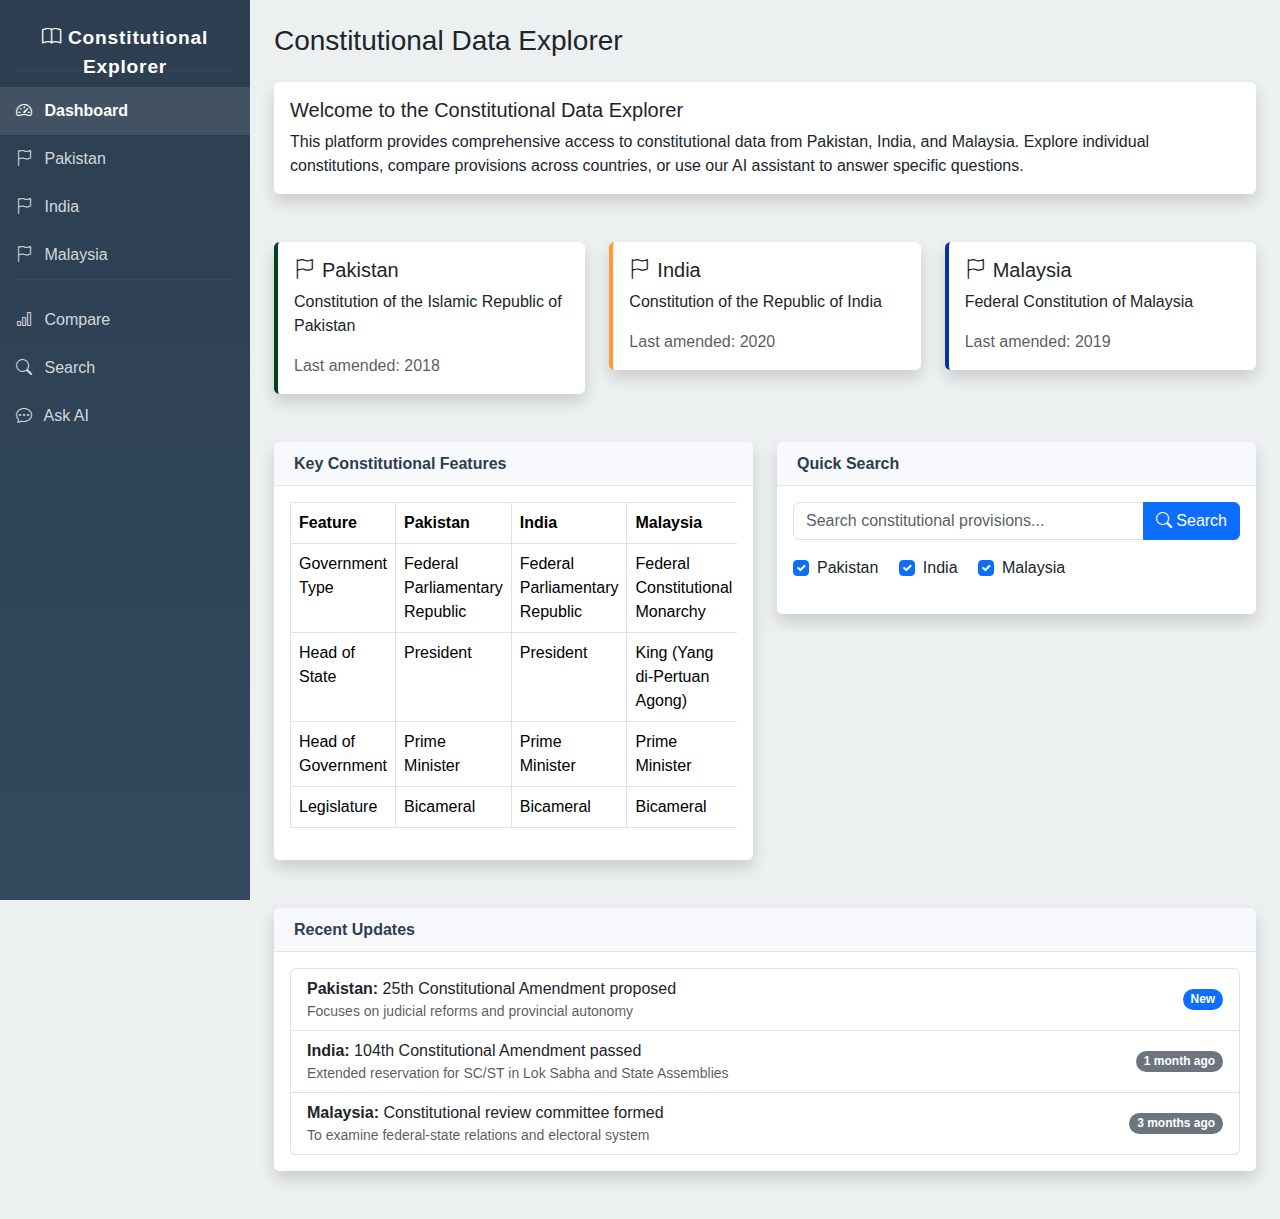
<file: templates/constitutional_dashboard.html>
<!DOCTYPE html>
<html lang="en">
<head>
    <meta charset="UTF-8">
    <meta name="viewport" content="width=device-width, initial-scale=1.0">
    <title>Constitutional Data Explorer</title>
    <link href="https://cdn.jsdelivr.net/npm/bootstrap@5.3.0-alpha1/dist/css/bootstrap.min.css" rel="stylesheet">
    <link rel="stylesheet" href="https://cdn.jsdelivr.net/npm/bootstrap-icons@1.8.1/font/bootstrap-icons.css">
    <script src="https://code.jquery.com/jquery-3.6.0.min.js"></script>
    <style>
        :root {
            --primary-color: #2c3e50;
            --secondary-color: #34495e;
            --accent-color: #3498db;
            --light-color: #ecf0f1;
            --dark-color: #2c3e50;
            --pakistan-color: #01411c;
            --india-color: #ff9933;
            --malaysia-color: #0033A0;
        }
        
        body {
            background-color: var(--light-color);
            font-family: 'Roboto', sans-serif;
        }
        
        .sidebar {
            min-height: 100vh;
            background: linear-gradient(180deg, var(--primary-color) 0%, var(--secondary-color) 100%);
            color: white;
            position: fixed;
            width: 250px;
            z-index: 1;
            top: 0;
            left: 0;
            overflow-x: hidden;
            transition: 0.3s;
        }
        
        .sidebar-brand {
            height: 4.375rem;
            text-decoration: none;
            font-size: 1.2rem;
            font-weight: 800;
            padding: 1.5rem 1rem;
            text-align: center;
            letter-spacing: 0.05rem;
            z-index: 1;
            color: white;
        }
        
        .sidebar-divider {
            margin: 0 1rem 1rem;
            border-top: 1px solid rgba(255, 255, 255, 0.15);
        }
        
        .nav-item {
            position: relative;
        }
        
        .nav-link {
            display: block;
            padding: 0.75rem 1rem;
            color: rgba(255, 255, 255, 0.8);
            text-decoration: none;
            transition: all 0.2s;
        }
        
        .nav-link:hover {
            color: white;
            background-color: rgba(255, 255, 255, 0.1);
        }
        
        .nav-link.active {
            color: white;
            font-weight: 700;
            background-color: rgba(255, 255, 255, 0.1);
        }
        
        .nav-link i {
            margin-right: 0.5rem;
            font-size: 1rem;
        }
        
        .content {
            margin-left: 250px;
            padding: 1.5rem;
            transition: 0.3s;
        }
        
        .card {
            border: none;
            border-radius: 0.35rem;
            box-shadow: 0 0.15rem 1.75rem 0 rgba(58, 59, 69, 0.15);
            margin-bottom: 1.5rem;
        }
        
        .card-header {
            background-color: #f8f9fc;
            border-bottom: 1px solid #e3e6f0;
            padding: 0.75rem 1.25rem;
        }
        
        .card-header h6 {
            font-weight: 700;
            font-size: 1rem;
            color: var(--primary-color);
            margin: 0;
        }
        
        .country-card {
            transition: transform 0.3s;
            cursor: pointer;
        }
        
        .country-card:hover {
            transform: translateY(-5px);
        }
        
        .pakistan-card {
            border-left: 4px solid var(--pakistan-color);
        }
        
        .india-card {
            border-left: 4px solid var(--india-color);
        }
        
        .malaysia-card {
            border-left: 4px solid var(--malaysia-color);
        }
        
        .constitution-section {
            margin-bottom: 2rem;
        }
        
        .constitution-title {
            font-weight: 600;
            color: var(--dark-color);
            margin-bottom: 0.5rem;
        }
        
        .constitution-content {
            background-color: white;
            padding: 1.5rem;
            border-radius: 0.35rem;
            box-shadow: 0 0.15rem 1.75rem 0 rgba(58, 59, 69, 0.1);
        }
        
        .article-item {
            margin-bottom: 1rem;
            padding-bottom: 1rem;
            border-bottom: 1px solid #e3e6f0;
        }
        
        .article-title {
            font-weight: 600;
            color: var(--dark-color);
        }
        
        .article-content {
            color: var(--secondary-color);
        }
        
        .search-container {
            margin-bottom: 2rem;
        }
        
        .compare-container {
            background-color: white;
            padding: 1.5rem;
            border-radius: 0.35rem;
            box-shadow: 0 0.15rem 1.75rem 0 rgba(58, 59, 69, 0.1);
        }
        
        .compare-table th {
            background-color: var(--primary-color);
            color: white;
        }
        
        .tab-content {
            display: none;
        }
        
        .tab-content.active {
            display: block;
        }
        
        @media (max-width: 768px) {
            .sidebar {
                width: 100px;
            }
            
            .sidebar-brand span {
                display: none;
            }
            
            .nav-link span {
                display: none;
            }
            
            .content {
                margin-left: 100px;
            }
        }
    </style>
</head>
<body>
    <!-- Sidebar -->
    <div class="sidebar">
        <div class="sidebar-brand">
            <i class="bi bi-book"></i>
            <span>Constitutional Explorer</span>
        </div>
        
        <hr class="sidebar-divider">
        
        <div class="nav-item">
            <a class="nav-link active" href="#" data-tab="dashboard">
                <i class="bi bi-speedometer2"></i>
                <span>Dashboard</span>
            </a>
        </div>
        
        <div class="nav-item">
            <a class="nav-link" href="#" data-tab="pakistan">
                <i class="bi bi-flag"></i>
                <span>Pakistan</span>
            </a>
        </div>
        
        <div class="nav-item">
            <a class="nav-link" href="#" data-tab="india">
                <i class="bi bi-flag"></i>
                <span>India</span>
            </a>
        </div>
        
        <div class="nav-item">
            <a class="nav-link" href="#" data-tab="malaysia">
                <i class="bi bi-flag"></i>
                <span>Malaysia</span>
            </a>
        </div>
        
        <hr class="sidebar-divider">
        
        <div class="nav-item">
            <a class="nav-link" href="#" data-tab="compare">
                <i class="bi bi-bar-chart"></i>
                <span>Compare</span>
            </a>
        </div>
        
        <div class="nav-item">
            <a class="nav-link" href="#" data-tab="search">
                <i class="bi bi-search"></i>
                <span>Search</span>
            </a>
        </div>
        
        <div class="nav-item">
            <a class="nav-link" href="#" data-tab="chat">
                <i class="bi bi-chat-dots"></i>
                <span>Ask AI</span>
            </a>
        </div>
    </div>
    
    <!-- Content -->
    <div class="content">
        <!-- Dashboard Tab -->
        <div class="tab-content active" id="dashboard">
            <div class="d-sm-flex align-items-center justify-content-between mb-4">
                <h1 class="h3 mb-0 text-gray-800">Constitutional Data Explorer</h1>
            </div>
            
            <div class="row mb-4">
                <div class="col-12">
                    <div class="card shadow">
                        <div class="card-body">
                            <h5 class="card-title">Welcome to the Constitutional Data Explorer</h5>
                            <p class="card-text">
                                This platform provides comprehensive access to constitutional data from Pakistan, India, and Malaysia.
                                Explore individual constitutions, compare provisions across countries, or use our AI assistant to answer specific questions.
                            </p>
                        </div>
                    </div>
                </div>
            </div>
            
            <div class="row">
                <div class="col-md-4">
                    <div class="card shadow country-card pakistan-card" onclick="showTab('pakistan')">
                        <div class="card-body">
                            <h5 class="card-title"><i class="bi bi-flag me-2"></i>Pakistan</h5>
                            <p class="card-text">Constitution of the Islamic Republic of Pakistan</p>
                            <div class="text-muted">Last amended: 2018</div>
                        </div>
                    </div>
                </div>
                
                <div class="col-md-4">
                    <div class="card shadow country-card india-card" onclick="showTab('india')">
                        <div class="card-body">
                            <h5 class="card-title"><i class="bi bi-flag me-2"></i>India</h5>
                            <p class="card-text">Constitution of the Republic of India</p>
                            <div class="text-muted">Last amended: 2020</div>
                        </div>
                    </div>
                </div>
                
                <div class="col-md-4">
                    <div class="card shadow country-card malaysia-card" onclick="showTab('malaysia')">
                        <div class="card-body">
                            <h5 class="card-title"><i class="bi bi-flag me-2"></i>Malaysia</h5>
                            <p class="card-text">Federal Constitution of Malaysia</p>
                            <div class="text-muted">Last amended: 2019</div>
                        </div>
                    </div>
                </div>
            </div>
            
            <div class="row mt-4">
                <div class="col-md-6">
                    <div class="card shadow">
                        <div class="card-header">
                            <h6 class="m-0 font-weight-bold">Key Constitutional Features</h6>
                        </div>
                        <div class="card-body">
                            <div class="table-responsive">
                                <table class="table table-bordered">
                                    <thead>
                                        <tr>
                                            <th>Feature</th>
                                            <th>Pakistan</th>
                                            <th>India</th>
                                            <th>Malaysia</th>
                                        </tr>
                                    </thead>
                                    <tbody>
                                        <tr>
                                            <td>Government Type</td>
                                            <td>Federal Parliamentary Republic</td>
                                            <td>Federal Parliamentary Republic</td>
                                            <td>Federal Constitutional Monarchy</td>
                                        </tr>
                                        <tr>
                                            <td>Head of State</td>
                                            <td>President</td>
                                            <td>President</td>
                                            <td>King (Yang di-Pertuan Agong)</td>
                                        </tr>
                                        <tr>
                                            <td>Head of Government</td>
                                            <td>Prime Minister</td>
                                            <td>Prime Minister</td>
                                            <td>Prime Minister</td>
                                        </tr>
                                        <tr>
                                            <td>Legislature</td>
                                            <td>Bicameral</td>
                                            <td>Bicameral</td>
                                            <td>Bicameral</td>
                                        </tr>
                                    </tbody>
                                </table>
                            </div>
                        </div>
                    </div>
                </div>
                
                <div class="col-md-6">
                    <div class="card shadow">
                        <div class="card-header">
                            <h6 class="m-0 font-weight-bold">Quick Search</h6>
                        </div>
                        <div class="card-body">
                            <div class="input-group mb-3">
                                <input type="text" class="form-control" placeholder="Search constitutional provisions..." id="quickSearchInput">
                                <button class="btn btn-primary" type="button" id="quickSearchButton">
                                    <i class="bi bi-search"></i> Search
                                </button>
                            </div>
                            <div class="form-check form-check-inline">
                                <input class="form-check-input" type="checkbox" id="pakistanCheck" value="pakistan" checked>
                                <label class="form-check-label" for="pakistanCheck">Pakistan</label>
                            </div>
                            <div class="form-check form-check-inline">
                                <input class="form-check-input" type="checkbox" id="indiaCheck" value="india" checked>
                                <label class="form-check-label" for="indiaCheck">India</label>
                            </div>
                            <div class="form-check form-check-inline">
                                <input class="form-check-input" type="checkbox" id="malaysiaCheck" value="malaysia" checked>
                                <label class="form-check-label" for="malaysiaCheck">Malaysia</label>
                            </div>
                            <div id="quickSearchResults" class="mt-3"></div>
                        </div>
                    </div>
                </div>
            </div>
            
            <div class="row mt-4">
                <div class="col-12">
                    <div class="card shadow">
                        <div class="card-header">
                            <h6 class="m-0 font-weight-bold">Recent Updates</h6>
                        </div>
                        <div class="card-body">
                            <ul class="list-group">
                                <li class="list-group-item d-flex justify-content-between align-items-center">
                                    <div>
                                        <strong>Pakistan:</strong> 25th Constitutional Amendment proposed
                                        <div class="text-muted small">Focuses on judicial reforms and provincial autonomy</div>
                                    </div>
                                    <span class="badge bg-primary rounded-pill">New</span>
                                </li>
                                <li class="list-group-item d-flex justify-content-between align-items-center">
                                    <div>
                                        <strong>India:</strong> 104th Constitutional Amendment passed
                                        <div class="text-muted small">Extended reservation for SC/ST in Lok Sabha and State Assemblies</div>
                                    </div>
                                    <span class="badge bg-secondary rounded-pill">1 month ago</span>
                                </li>
                                <li class="list-group-item d-flex justify-content-between align-items-center">
                                    <div>
                                        <strong>Malaysia:</strong> Constitutional review committee formed
                                        <div class="text-muted small">To examine federal-state relations and electoral system</div>
                                    </div>
                                    <span class="badge bg-secondary rounded-pill">3 months ago</span>
                                </li>
                            </ul>
                        </div>
                    </div>
                </div>
            </div>
        </div>
        
        <!-- Pakistan Tab -->
        <div class="tab-content" id="pakistan">
            <div class="d-sm-flex align-items-center justify-content-between mb-4">
                <h1 class="h3 mb-0 text-gray-800">Constitution of Pakistan</h1>
            </div>
            
            <div class="row mb-4">
                <div class="col-12">
                    <div class="card shadow">
                        <div class="card-body">
                            <h5 class="card-title">Overview</h5>
                            <p class="card-text">
                                The Constitution of the Islamic Republic of Pakistan, also known as the 1973 Constitution, 
                                is the supreme law of Pakistan. It provides a parliamentary form of government with a President 
                                as head of state and a Prime Minister as head of government.
                            </p>
                            <div class="row mt-4">
                                <div class="col-md-4">
                                    <div class="card bg-light">
                                        <div class="card-body">
                                            <h6 class="card-title">Adoption Date</h6>
                                            <p class="card-text">August 14, 1973</p>
                                        </div>
                                    </div>
                                </div>
                                <div class="col-md-4">
                                    <div class="card bg-light">
                                        <div class="card-body">
                                            <h6 class="card-title">Parts</h6>
                                            <p class="card-text">12 Parts, 280+ Articles</p>
                                        </div>
                                    </div>
                                </div>
                                <div class="col-md-4">
                                    <div class="card bg-light">
                                        <div class="card-body">
                                            <h6 class="card-title">Amendments</h6>
                                            <p class="card-text">25 Amendments (as of 2023)</p>
                                        </div>
                                    </div>
                                </div>
                            </div>
                        </div>
                    </div>
                </div>
            </div>
            
            <div class="row">
                <div class="col-md-4">
                    <div class="card shadow mb-4">
                        <div class="card-header">
                            <h6 class="m-0 font-weight-bold">Table of Contents</h6>
                        </div>
                        <div class="card-body">
                            <div class="list-group">
                                <a href="#" class="list-group-item list-group-item-action" data-section="preamble">Preamble</a>
                                <a href="#" class="list-group-item list-group-item-action" data-section="part1">Part I: Introductory</a>
                                <a href="#" class="
</file>
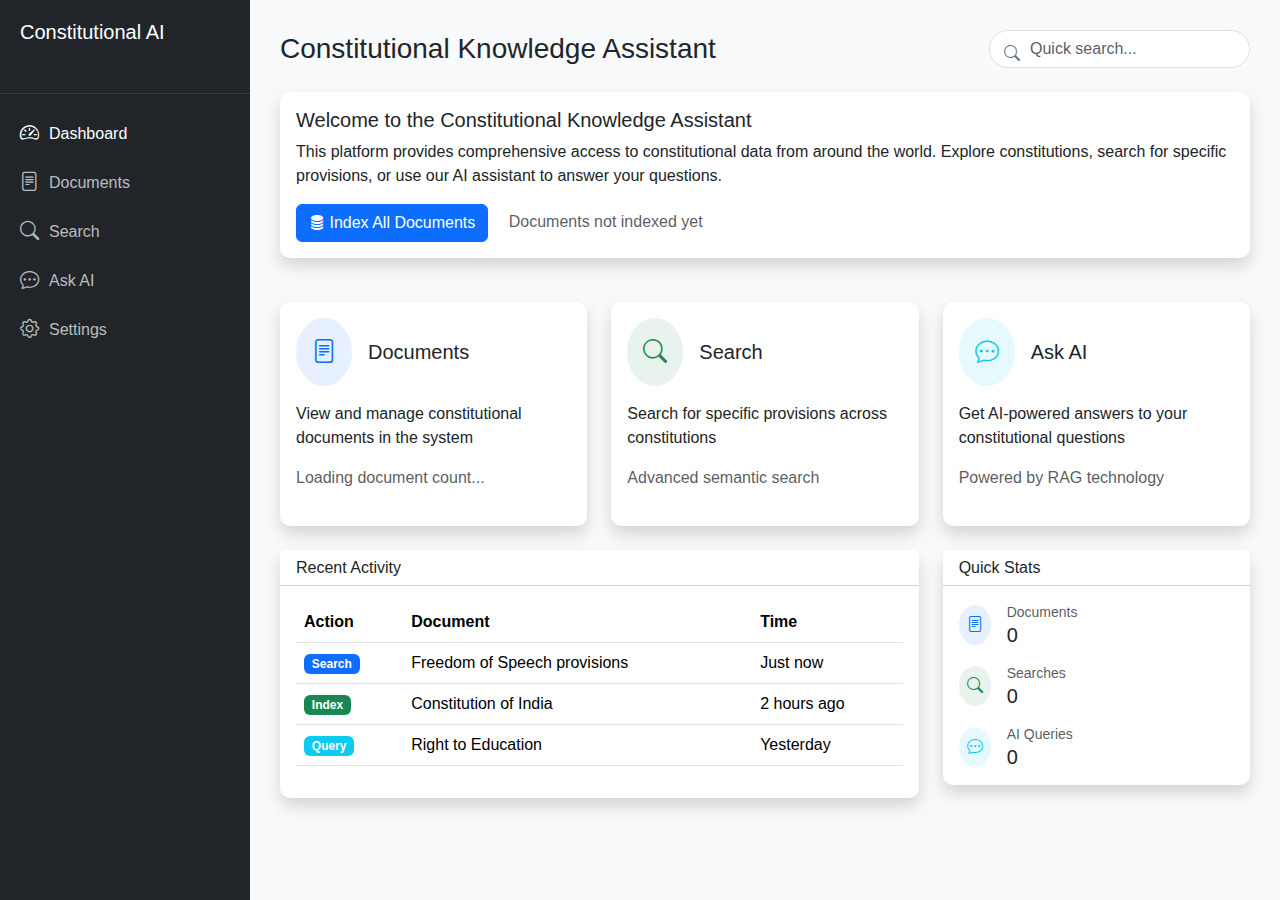
<file: templates/dashboard.html>
<!DOCTYPE html>
<html lang="en">
<head>
    <meta charset="UTF-8">
    <meta name="viewport" content="width=device-width, initial-scale=1.0">
    <title>Constitutional Knowledge Assistant</title>
    <!-- Bootstrap CSS -->
    <link href="https://cdn.jsdelivr.net/npm/bootstrap@5.3.1/dist/css/bootstrap.min.css" rel="stylesheet">
    <!-- Bootstrap Icons -->
    <link rel="stylesheet" href="https://cdn.jsdelivr.net/npm/bootstrap-icons@1.10.0/font/bootstrap-icons.css">
    <!-- Custom CSS -->
    <style>
        :root {
            --primary-color: #0d6efd;
            --secondary-color: #6c757d;
            --success-color: #198754;
            --sidebar-width: 250px;
        }
        
        body {
            font-family: 'Segoe UI', Tahoma, Geneva, Verdana, sans-serif;
            background-color: #f8f9fa;
        }
        
        .sidebar {
            position: fixed;
            top: 0;
            left: 0;
            width: var(--sidebar-width);
            height: 100vh;
            background-color: #212529;
            color: white;
            padding-top: 20px;
            transition: all 0.3s;
            z-index: 1000;
        }
        
        .sidebar-header {
            padding: 0 20px 20px 20px;
            border-bottom: 1px solid rgba(255, 255, 255, 0.1);
        }
        
        .sidebar .nav-item {
            padding: 0 20px;
        }
        
        .sidebar .nav-link {
            color: rgba(255, 255, 255, 0.7);
            padding: 10px 0;
            display: flex;
            align-items: center;
            transition: all 0.3s;
        }
        
        .sidebar .nav-link:hover, .sidebar .nav-link.active {
            color: white;
        }
        
        .sidebar .nav-link i {
            margin-right: 10px;
            font-size: 1.2rem;
        }
        
        .content {
            margin-left: var(--sidebar-width);
            padding: 30px;
            transition: all 0.3s;
        }
        
        .tab-content {
            display: none;
        }
        
        .tab-content.active {
            display: block;
        }
        
        .card {
            border: none;
            border-radius: 10px;
            box-shadow: 0 0.125rem 0.25rem rgba(0, 0, 0, 0.075);
            margin-bottom: 20px;
            transition: all 0.3s;
        }
        
        .card:hover {
            box-shadow: 0 0.5rem 1rem rgba(0, 0, 0, 0.15);
        }
        
        .feature-card {
            cursor: pointer;
            height: 100%;
        }
        
        .feature-card:hover {
            transform: translateY(-5px);
        }
        
        .search-box {
            position: relative;
        }
        
        .search-box .form-control {
            padding-left: 40px;
            border-radius: 20px;
        }
        
        .search-box i {
            position: absolute;
            left: 15px;
            top: 12px;
            color: var(--secondary-color);
        }
        
        .chat-container {
            height: 500px;
            display: flex;
            flex-direction: column;
        }
        
        .chat-messages {
            flex: 1;
            overflow-y: auto;
            padding: 15px;
            background-color: #f8f9fa;
            border-radius: 10px;
        }
        
        .message {
            margin-bottom: 15px;
            max-width: 80%;
        }
        
        .message-user {
            margin-left: auto;
            background-color: var(--primary-color);
            color: white;
            border-radius: 15px 15px 0 15px;
            padding: 10px 15px;
        }
        
        .message-assistant {
            margin-right: auto;
            background-color: white;
            border: 1px solid #dee2e6;
            border-radius: 15px 15px 15px 0;
            padding: 10px 15px;
        }
        
        .chat-input {
            margin-top: 15px;
            display: flex;
        }
        
        .chat-input textarea {
            border-radius: 20px;
            resize: none;
        }
        
        .chat-input button {
            margin-left: 10px;
            border-radius: 50%;
            width: 50px;
            height: 50px;
            display: flex;
            align-items: center;
            justify-content: center;
        }
        
        .document-card {
            cursor: pointer;
        }
        
        .document-card:hover {
            background-color: #f8f9fa;
        }
        
        .document-icon {
            font-size: 2rem;
            color: var(--primary-color);
        }
        
        .loading-spinner {
            display: none;
            text-align: center;
            padding: 20px;
        }
        
        .source-item {
            border-left: 3px solid var(--primary-color);
            padding-left: 15px;
            margin-bottom: 15px;
        }
        
        .source-title {
            font-weight: 600;
            color: var(--primary-color);
        }
        
        .source-excerpt {
            font-style: italic;
            color: var(--secondary-color);
        }
    </style>
</head>
<body>
    <!-- Sidebar -->
    <div class="sidebar">
        <div class="sidebar-header">
            <h5>Constitutional AI</h5>
            <p class="text-muted small mb-0">Knowledge Assistant</p>
        </div>
        
        <div class="nav-item mt-3">
            <a class="nav-link active" href="#" data-tab="dashboard">
                <i class="bi bi-speedometer2"></i>
                <span>Dashboard</span>
            </a>
        </div>
        
        <div class="nav-item">
            <a class="nav-link" href="#" data-tab="documents">
                <i class="bi bi-file-text"></i>
                <span>Documents</span>
            </a>
        </div>
        
        <div class="nav-item">
            <a class="nav-link" href="#" data-tab="search">
                <i class="bi bi-search"></i>
                <span>Search</span>
            </a>
        </div>
        
        <div class="nav-item">
            <a class="nav-link" href="#" data-tab="chat">
                <i class="bi bi-chat-dots"></i>
                <span>Ask AI</span>
            </a>
        </div>
        
        <div class="nav-item mt-auto">
            <a class="nav-link" href="#" data-tab="settings">
                <i class="bi bi-gear"></i>
                <span>Settings</span>
            </a>
        </div>
    </div>
    
    <!-- Content -->
    <div class="content">
        <!-- Dashboard Tab -->
        <div class="tab-content active" id="dashboard">
            <div class="d-sm-flex align-items-center justify-content-between mb-4">
                <h1 class="h3 mb-0 text-gray-800">Constitutional Knowledge Assistant</h1>
                
                <div class="search-box">
                    <i class="bi bi-search"></i>
                    <input type="text" class="form-control" placeholder="Quick search...">
                </div>
            </div>
            
            <div class="row mb-4">
                <div class="col-12">
                    <div class="card shadow">
                        <div class="card-body">
                            <h5 class="card-title">Welcome to the Constitutional Knowledge Assistant</h5>
                            <p class="card-text">
                                This platform provides comprehensive access to constitutional data from around the world.
                                Explore constitutions, search for specific provisions, or use our AI assistant to answer your questions.
                            </p>
                            <div class="mt-3">
                                <button id="indexAllButton" class="btn btn-primary">
                                    <i class="bi bi-database-fill"></i> Index All Documents
                                </button>
                                <span id="indexStatus" class="ms-3 text-muted">Documents not indexed yet</span>
                            </div>
                        </div>
                    </div>
                </div>
            </div>
            
            <div class="row">
                <div class="col-md-4 mb-4">
                    <div class="card shadow h-100 feature-card" onclick="showTab('documents')">
                        <div class="card-body">
                            <div class="d-flex align-items-center mb-3">
                                <div class="rounded-circle bg-primary bg-opacity-10 p-3 me-3">
                                    <i class="bi bi-file-text text-primary fs-4"></i>
                                </div>
                                <h5 class="card-title mb-0">Documents</h5>
                            </div>
                            <p class="card-text">View and manage constitutional documents in the system</p>
                            <div class="text-muted" id="documentCount">Loading document count...</div>
                        </div>
                    </div>
                </div>
                
                <div class="col-md-4 mb-4">
                    <div class="card shadow h-100 feature-card" onclick="showTab('search')">
                        <div class="card-body">
                            <div class="d-flex align-items-center mb-3">
                                <div class="rounded-circle bg-success bg-opacity-10 p-3 me-3">
                                    <i class="bi bi-search text-success fs-4"></i>
                                </div>
                                <h5 class="card-title mb-0">Search</h5>
                            </div>
                            <p class="card-text">Search for specific provisions across constitutions</p>
                            <div class="text-muted">Advanced semantic search</div>
                        </div>
                    </div>
                </div>
                
                <div class="col-md-4 mb-4">
                    <div class="card shadow h-100 feature-card" onclick="showTab('chat')">
                        <div class="card-body">
                            <div class="d-flex align-items-center mb-3">
                                <div class="rounded-circle bg-info bg-opacity-10 p-3 me-3">
                                    <i class="bi bi-chat-dots text-info fs-4"></i>
                                </div>
                                <h5 class="card-title mb-0">Ask AI</h5>
                            </div>
                            <p class="card-text">Get AI-powered answers to your constitutional questions</p>
                            <div class="text-muted">Powered by RAG technology</div>
                        </div>
                    </div>
                </div>
            </div>
            
            <div class="row">
                <div class="col-md-8 mb-4">
                    <div class="card shadow">
                        <div class="card-header bg-white">
                            <h6 class="m-0 font-weight-bold">Recent Activity</h6>
                        </div>
                        <div class="card-body">
                            <div class="table-responsive">
                                <table class="table table-hover">
                                    <thead>
                                        <tr>
                                            <th>Action</th>
                                            <th>Document</th>
                                            <th>Time</th>
                                        </tr>
                                    </thead>
                                    <tbody id="activityTable">
                                        <tr>
                                            <td><span class="badge bg-primary">Search</span></td>
                                            <td>Freedom of Speech provisions</td>
                                            <td>Just now</td>
                                        </tr>
                                        <tr>
                                            <td><span class="badge bg-success">Index</span></td>
                                            <td>Constitution of India</td>
                                            <td>2 hours ago</td>
                                        </tr>
                                        <tr>
                                            <td><span class="badge bg-info">Query</span></td>
                                            <td>Right to Education</td>
                                            <td>Yesterday</td>
                                        </tr>
                                    </tbody>
                                </table>
                            </div>
                        </div>
                    </div>
                </div>
                
                <div class="col-md-4 mb-4">
                    <div class="card shadow">
                        <div class="card-header bg-white">
                            <h6 class="m-0 font-weight-bold">Quick Stats</h6>
                        </div>
                        <div class="card-body">
                            <div class="d-flex align-items-center mb-3">
                                <div class="rounded-circle bg-primary bg-opacity-10 p-2 me-3">
                                    <i class="bi bi-file-text text-primary"></i>
                                </div>
                                <div>
                                    <div class="small text-muted">Documents</div>
                                    <div class="h5 mb-0" id="statsDocuments">0</div>
                                </div>
                            </div>
                            
                            <div class="d-flex align-items-center mb-3">
                                <div class="rounded-circle bg-success bg-opacity-10 p-2 me-3">
                                    <i class="bi bi-search text-success"></i>
                                </div>
                                <div>
                                    <div class="small text-muted">Searches</div>
                                    <div class="h5 mb-0" id="statsSearches">0</div>
                                </div>
                            </div>
                            
                            <div class="d-flex align-items-center">
                                <div class="rounded-circle bg-info bg-opacity-10 p-2 me-3">
                                    <i class="bi bi-chat-dots text-info"></i>
                                </div>
                                <div>
                                    <div class="small text-muted">AI Queries</div>
                                    <div class="h5 mb-0" id="statsQueries">0</div>
                                </div>
                            </div>
                        </div>
                    </div>
                </div>
            </div>
        </div>
        
        <!-- Documents Tab -->
        <div class="tab-content" id="documents">
            <div class="d-sm-flex align-items-center justify-content-between mb-4">
                <h1 class="h3 mb-0 text-gray-800">Constitutional Documents</h1>
                
                <button class="btn btn-primary" data-bs-toggle="modal" data-bs-target="#uploadModal">
                    <i class="bi bi-upload"></i> Upload Document
                </button>
            </div>
            
            <div class="card shadow mb-4">
                <div class="card-header bg-white py-3 d-flex justify-content-between align-items-center">
                    <h6 class="m-0 font-weight-bold">Document Library</h6>
                    
                    <div class="input-group" style="max-width: 300px;">
                        <input type="text" class="form-control" placeholder="Filter documents..." id="documentFilter">
                        <button class="btn btn-outline-secondary" type="button">
                            <i class="bi bi-funnel"></i>
                        </button>
                    </div>
                </div>
                <div class="card-body">
                    <div class="row" id="documentLibrary">
                        <!-- Document cards will be populated here -->
                        <div class="col-md-4 mb-4">
                            <div class="card document-card">
                                <div class="card-body">
                                    <div class="d-flex align-items-center mb-3">
                                        <div class="document-icon me-3">
                                            <i class="bi bi-file-pdf"></i>
                                        </div>
                                        <div>
                                            <h6 class="mb-0">Constitution of India</h6>
                                            <small class="text-muted">PDF • 245 KB</small>
                                        </div>
                                    </div>
                                    <p class="card-text small">The Constitution of India is the supreme law of India...</p>
                                    <div class="d-flex justify-content-between">
                                        <small class="text-muted">Uploaded: 05/01/2025</small>
                                        <div>
                                            <button class="btn btn-sm btn-outline-primary me-1">
                                                <i class="bi bi-eye"></i>
                                            </button>
                                            <button class="btn btn-sm btn-outline-danger">
                                                <i class="bi bi-trash"></i>
                                            </button>
                                        </div>
                                    </div>
                                </div>
                            </div>
                        </div>
                        
                        <div class="col-md-4 mb-4">
                            <div class="card document-card">
                                <div class="card-body">
                                    <div class="d-flex align-items-center mb-3">
                                        <div class="document-icon me-3">
                                            <i class="bi bi-file-word"></i>
                                        </div>
                                        <div>
                                            <h6 class="mb-0">Constitution of Pakistan</h6>
                                            <small class="text-muted">DOCX • 189 KB</small>
                                        </div>
                                    </div>
                                    <p class="card-text small">The Constitution of Pakistan establishes the framework...</p>
                                    <div class="d-flex justify-content-between">
                                        <small class="text-muted">Uploaded: 04/28/2025</small>
                                        <div>
                                            <button class="btn btn-sm btn-outline-primary me-1">
                                                <i class="bi bi-eye"></i>
                                            </button>
                                            <button class="btn btn-sm btn-outline-danger">
                                                <i class="bi bi-trash"></i>
                                            </button>
                                        </div>
                                    </div>
                                </div>
                            </div>
                        </div>
                    </div>
                </div>
            </div>
        </div>
        
        <!-- Search Tab -->
        <div class="tab-content" id="search">
            <div class="d-sm-flex align-items-center justify-content-between mb-4">
                <h1 class="h3 mb-0 text-gray-800">Constitutional Search</h1>
            </div>
            
            <div class="card shadow mb-4">
                <div class="card-header bg-white py-3">
                    <h6 class="m-0 font-weight-bold">Search Constitutional Provisions</h6>
                </div>
                <div class="card-body">
                    <div class="mb-4">
                        <label for="searchQuery" class="form-label">Search Query</label>
                        <input type="text" class="form-control" id="searchQuery" placeholder="Enter your search query...">
                    </div>
                    
                    <div class="mb-4">
                        <label class="form-label">Search Options</label>
                        <div class="form-check">
                            <input class="form-check-input" type="checkbox" id="semanticSearch" checked>
                            <label class="form-check-label" for="semanticSearch">
                                Use semantic search (finds related concepts)
                            </label>
                        </div>
                    </div>
                    
                    <div class="text-end">
                        <button class="btn btn-primary" id="searchButton">
                            <i class="bi bi-search"></i> Search
                        </button>
                    </div>
                    
                    <div class="mt-4">
                        <h6>Search Results</h6>
                        <div id="searchResults" class="mt-3">
                            <div class="text-muted text-center py-3">Enter a search query to see results</div>
                        </div>
                    </div>
                </div>
            </div>
        </div>
        
        <!-- Chat Tab -->
        <div class="tab-content" id="chat">
            <div class="d-sm-flex align-items-center justify-content-between mb-4">
                <h1 class="h3 mb-0 text-gray-800">Ask AI Assistant</h1>
            </div>
            
            <div class="card shadow">
                <div class="card-header">
                    <h6 class="m-0 font-weight-bold">Constitutional Knowledge Assistant</h6>
                </div>
                <div class="card-body">
                    <div class="mb-4">
                        <label for="aiQuery" class="form-label">What would you like to know about constitutions?</label>
                        <textarea class="form-control" id="aiQuery" rows="4" placeholder="Enter your question here... (e.g., 'What are the fundamental rights in modern constitutions?')"></textarea>
                    </div>
                    
                    <div class="text-end mb-4">
                        <button class="btn btn-success" id="askAiButton">
                            <i class="bi bi-lightning-charge"></i> Generate Answer
                        </button>
                    </div>
                    
                    <div class="mt-4">
                        <div class="d-flex justify-content-between align-items-center mb-3">
                            <h6>Answer</h6>
                            <button class="btn btn-sm btn-outline-primary" id="copyAiAnswer">
                                <i class="bi bi-clipboard"></i> Copy
                            </button>
                        </div>
                        <div id="aiAnswer" class="p-3 bg-light rounded">
                            <div class="text-muted text-center">Your answer will appear here</div>
                        </div>
                    </div>
                    
                    <div class="mt-4">
                        <h6>Reference Sources</h6>
                        <div id="aiSources" class="mt-2">
                            <div class="text-muted text-center">Sources will appear here</div>
                        </div>
                    </div>
                </div>
            </div>
        </div>
    </div>
</body>
</html>


<script>
    $(document).ready(function() {
        // Show tab based on data-tab attribute
        function showTab(tabId) {
            $('.tab-content').removeClass('active');
            $('#' + tabId).addClass('active');
            $('.nav-link').removeClass('active');
            $('.nav-link[data-tab="' + tabId + '"]').addClass('active');
        }
        
        // Tab navigation
        $('.nav-link').click(function(e) {
            e.preventDefault();
            const tabId = $(this).data('tab');
            showTab(tabId);
        });
        
        // Feature cards navigation
        $('.feature-card').click(function() {
            const tabId = $(this).data('tab') || $(this).attr('onclick').match(/showTab\('(.+?)'\)/)[1];
            showTab(tabId);
        });
        
        // Index all documents
        $('#indexAllButton').click(function() {
            $('#indexStatus').text('Indexing documents...');
            
            $.ajax({
                url: '/index_documents',
                method: 'POST',
                contentType: 'application/json',
                data: JSON.stringify({}),  // Send empty JSON object
                success: function(response) {
                    $('#indexStatus').text(response.message);
                    // Add to recent activity
                    $('#recentActivity').prepend(`
                        <li class="list-group-item d-flex justify-content-between align-items-center">
                            <div>
                                <strong>Indexing:</strong> ${response.message}
                                <div class="text-muted small">Documents have been indexed</div>
                            </div>
                            <span class="badge bg-success rounded-pill">Success</span>
                        </li>
                    `);
                    
                    // Reload documents after indexing
                    loadDocuments();
                },
                error: function(error) {
                    console.error("Indexing error:", error);
                    $('#indexStatus').text('Error: ' + (error.responseJSON ? error.responseJSON.message : 'Failed to index documents'));
                    // Add to recent activity
                    $('#recentActivity').prepend(`
                        <li class="list-group-item d-flex justify-content-between align-items-center">
                            <div>
                                <strong>Indexing Error:</strong> Failed to index documents
                                <div class="text-muted small">Please try again</div>
                            </div>
                            <span class="badge bg-danger rounded-pill">Error</span>
                        </li>
                    `);
                }
            });
        });
        
        // Load documents
        function loadDocuments() {
            $.ajax({
                url: '/list_documents',
                method: 'GET',
                success: function(response) {
                    if (response.documents && response.documents.length > 0) {
                        let html = '';
                        response.documents.forEach(function(doc) {
                            html += `
                                <div class="document-item">
                                    <div class="document-info">
                                        <i class="bi bi-file-text document-icon"></i>
                                        <div>
                                            <div class="document-name">${doc.name}</div>
                                            <div class="document-meta">Added: ${doc.date_added || 'Unknown'} | Size: ${doc.size || 'Unknown'}</div>
                                        </div>
                                    </div>
                                    <div class="document-actions">
                                        <button class="btn btn-sm btn-outline-primary view-document" data-id="${doc.id}">
                                            <i class="bi bi-eye"></i> View
                                        </button>
                                        <button class="btn btn-sm btn-outline-danger delete-document" data-id="${doc.id}">
                                            <i class="bi bi-trash"></i> Delete
                                        </button>
                                    </div>
                                </div>
                            `;
                        });
                        $('#documentList').html(html);
                        $('#documentCount').text(`${response.documents.length} documents available`);
                    } else {
                        $('#documentList').html('<div class="text-center py-4">No documents found</div>');
                        $('#documentCount').text('No documents available');
                    }
                },
                error: function() {
                    $('#documentList').html('<div class="text-center py-4">Error loading documents</div>');
                    $('#documentCount').text('Error loading documents');
                }
            });
        }
        
        // Load documents on page load
        loadDocuments();
        
        // Check index status
        $.ajax({
            url: '/index_status',
            method: 'GET',
            success: function(response) {
                if (response.indexed) {
                    $('#indexStatus').text('Documents are indexed');
                } else {
                    $('#indexStatus').text('Documents not indexed yet');
                }
            },
            error: function() {
                $('#indexStatus').text('Could not determine indexing status');
            }
        });
        
        // File upload handling
        $('#browseButton').click(function() {
            $('#fileInput').click();
        });
        
        $('#fileInput').change(function() {
            handleFiles(this.files);
        });
        
        const dropArea = document.getElementById('dropArea');
        
        ['dragenter', 'dragover', 'dragleave', 'drop'].forEach(eventName => {
            dropArea.addEventListener(eventName, preventDefaults, false);
        });
        
        function preventDefaults(e) {
            e.preventDefault();
            e.stopPropagation();
        }
        
        ['dragenter', 'dragover'].forEach(eventName => {
            dropArea.addEventListener(eventName, highlight, false);
        });
        
        ['dragleave', 'drop'].forEach(eventName => {
            dropArea.addEventListener(eventName, unhighlight, false);
        });
        
        function highlight() {
            dropArea.classList.add('border-primary');
        }
        
        function unhighlight() {
            dropArea.classList.remove('border-primary');
        }
        
        dropArea.addEventListener('drop', handleDrop, false);
        
        function handleDrop(e) {
            const dt = e.dataTransfer;
            const files = dt.files;
            handleFiles(files);
        }
        
        function handleFiles(files) {
            if (files.length > 0) {
                let html = '';
                for (let i = 0; i < files.length; i++) {
                    const file = files[i];
                    html += `
                        <div class="list-group-item d-flex justify-content-between align-items-center">
                            <div>
                                <i class="bi bi-file-text me-2"></i> ${file.name}
                                <div class="text-muted small">${(file.size / 1024).toFixed(2)} KB</div>
                            </div>
                            <span class="badge bg-primary rounded-pill">Ready</span>
                        </div>
                    `;
                }
                $('#uploadQueue').html(html);
                $('#uploadButton').prop('disabled', false);
            }
        }
        
        // Upload button
        $('#uploadButton').click(function() {
            const files = $('#fileInput')[0].files;
            if (files.length === 0) {
                alert('Please select files to upload');
                return;
            }
            
            const formData = new FormData();
            for (let i = 0; i < files.length; i++) {
                formData.append('files', files[i]);
            }
            
            $.ajax({
                url: '/upload_documents',
                method: 'POST',
                data: formData,
                contentType: false,
                processData: false,
                beforeSend: function() {
                    $('#uploadButton').prop('disabled', true).html('<i class="bi bi-arrow-repeat spin"></i> Uploading...');
                },
                success: function(response) {
                    $('#uploadButton').html('<i class="bi bi-check-circle"></i> Uploaded!');
                    setTimeout(() => {
                        $('#uploadButton').html('<i class="bi bi-upload"></i> Upload Files').prop('disabled', true);
                    }, 2000);
                    
                    $('#uploadQueue').html('<div class="text-muted text-center py-3">No files selected</div>');
                    $('#fileInput').val('');
                    
                    // Add to recent activity
                    $('#recentActivity').prepend(`
                        <li class="list-group-item d-flex justify-content-between align-items-center">
                            <div>
                                <strong>Upload:</strong> ${files.length} document(s) uploaded
                                <div class="text-muted small">Documents have been added to the system</div>
                            </div>
                            <span class="badge bg-success rounded-pill">Success</span>
                        </li>
                    `);
                    
                    // Reload documents
                    loadDocuments();
                },
                error: function(error) {
                    $('#uploadButton').html('<i class="bi bi-exclamation-circle"></i> Error');
                    setTimeout(() => {
                        $('#uploadButton').html('<i class="bi bi-upload"></i> Upload Files').prop('disabled', false);
                    }, 2000);
                    
                    // Add to recent activity
                    $('#recentActivity').prepend(`
                        <li class="list-group-item d-flex justify-content-between align-items-center">
                            <div>
                                <strong>Upload Error:</strong> Failed to upload documents
                                <div class="text-muted small">Please try again</div>
                            </div>
                            <span class="badge bg-danger rounded-pill">Error</span>
                        </li>
                    `);
                }
            });
        });
        
        // Quick search
        $('#quickSearchButton').click(function() {
            const query = $('#quickSearchInput').val();
            if (!query) {
                alert('Please enter a search query');
                return;
            }
            
            $('#quickSearchResults').html('<div class="text-center"><div class="spinner-border spinner-border-sm text-primary" role="status"></div> Searching...</div>');
            
            $.ajax({
                url: '/query',
                method: 'POST',
                contentType: 'application/json',
                data: JSON.stringify({ query: query }),
                success: function(response) {
                    if (response.status === 'success' && response.sources && response.sources.length > 0) {
                        let html = '<div class="list-group">';
                        response.sources.forEach(function(source, index) {
                            if (index < 3) { // Show only top 3 results
                                html += `
                                    <div class="list-group-item">
                                        <div class="d-flex w-100 justify-content-between">
                                            <h6 class="mb-1">${source.file_path}</h6>
                                            <small>Score: ${source.similarity_score.toFixed(2)}</small>
                                        </div>
                                        <p class="mb-1">${source.excerpt}</p>
                                    </div>
                                `;
                            }
                        });
                        html += '</div>';
                        $('#quickSearchResults').html(html);
                        
                        // Add to recent activity
                        $('#recentActivity').prepend(`
                            <li class="list-group-item d-flex justify-content-between align-items-center">
                                <div>
                                    <strong>Search:</strong> "${query}"
                                    <div class="text-muted small">Found ${response.sources.length} results</div>
                                </div>
                                <span class="badge bg-info rounded-pill">Search</span>
                            </li>
                        `);
                    } else {
                        $('#quickSearchResults').html('<div class="alert alert-info">No results found</div>');
                    }
                },
                error: function() {
                    $('#quickSearchResults').html('<div class="alert alert-danger">Error performing search</div>');
                }
            });
        });
        
        // Advanced search
        $('#searchButton').click(function() {
            const query = $('#searchQuery').val();
            const useSemanticSearch = $('#semanticSearch').is(':checked');
            
            if (!query) {
                alert('Please enter a search query');
                return;
            }
            
            $('#searchResults').html('<div class="text-center"><div class="spinner-border text-primary" role="status"></div> Searching...</div>');
            
            $.ajax({
                url: '/query',
                method: 'POST',
                contentType: 'application/json',
                data: JSON.stringify({ 
                    query: query,
                    semantic: useSemanticSearch
                }),
                success: function(response) {
                    if (response.status === 'success' && response.sources && response.sources.length > 0) {
                        let html = '';
                        response.sources.forEach(function(source) {
                            html += `
                                <div class="card mb-3">
                                    <div class="card-header d-flex justify-content-between align-items-center">
                                        <h6 class="m-0">${source.file_path}</h6>
                                        <span class="badge bg-primary">Score: ${source.similarity_score.toFixed(2)}</span>
                                    </div>
                                    <div class="card-body">
                                        <p>${source.excerpt}</p>
                                    </div>
                                </div>
                            `;
                        });
                        $('#searchResults').html(html);
                    } else {
                        $('#searchResults').html('<div class="alert alert-info">No results found</div>');
                    }
                },
                error: function() {
                    $('#searchResults').html('<div class="alert alert-danger">Error performing search</div>');
                }
            });
        });
        
        // Ask AI functionality - connects to the generate_answer endpoint
        $('#askAiButton').click(function() {
            const query = $('#aiQuery').val().trim();
            
            if (!query) {
                alert('Please enter a question');
                return;
            }
            
            // Store the original query for verification
            const originalQuery = query;
            
            $('#aiAnswer').html('<div class="text-center"><div class="spinner-border text-primary" role="status"></div> Generating answer...</div>');
            $('#aiSources').html('<div class="text-center"><div class="spinner-border spinner-border-sm text-primary" role="status"></div> Retrieving sources...</div>');
            
            $.ajax({
                url: '/generate_answer',
                method: 'POST',
                contentType: 'application/json',
                data: JSON.stringify({ 
                    query: query
                }),
                success: function(response) {
                    console.log("AI response received:", response);
                    
                    // Verify that the response is for the correct query
                    if (response.query && response.query !== originalQuery) {
                        console.error("Query mismatch! Sent:", originalQuery, "Received:", response.query);
                        $('#aiAnswer').html(`<div class="alert alert-warning">
                            Warning: The system responded to a different query than what was asked. 
                            <br>You asked: "${originalQuery}"
                            <br>System processed: "${response.query}"
                        </div>`);
                        return;
                    }
                    
                    // Update generated answer
                    if (response.answer) {
                        $('#aiAnswer').text(response.answer);
                    } else if (response.response) {
                        // Fallback to response field if answer is not available
                        $('#aiAnswer').text(response.response);
                    } else {
                        $('#aiAnswer').text('No answer was generated.');
                    }
                    
                    // Update sources
                    let sourcesHtml = '';
                    if (response.sources && response.sources.length > 0) {
                        sourcesHtml = '<div class="list-group">';
                        response.sources.forEach(function(source) {
                            sourcesHtml += `<div class="card mb-2">
                                <div class="card-body py-2">
                                    <p class="mb-1"><strong>File:</strong> ${source.file_path}</p>
                                    <p class="mb-1"><strong>Relevance:</strong> ${source.similarity_score.toFixed(2)}</p>
                                    <p class="mb-0"><strong>Excerpt:</strong> ${source.excerpt}</p>
                                </div>
                            </div>`;
                        });
                        sourcesHtml += '</div>';
                    } else {
                        sourcesHtml = '<p class="text-muted">No specific sources used</p>';
                    }
                    
                    $('#aiSources').html(sourcesHtml);
                    
                    // Add to recent activity
                    if ($('#recentActivity').length) {
                        $('#recentActivity').prepend(`
                            <li class="list-group-item d-flex justify-content-between align-items-center">
                                <div>
                                    <strong>AI Query:</strong> "${query.substring(0, 30)}${query.length > 30 ? '...' : ''}"
                                    <div class="text-muted small">Answer generated successfully</div>
                                </div>
                                <span class="badge bg-success rounded-pill">AI</span>
                            </li>
                        `);
                    }
                },
                error: function(error) {
                    console.error("AI error:", error);
                    $('#aiAnswer').html('<div class="alert alert-danger">Error: ' + 
                        (error.responseJSON ? error.responseJSON.message : 'Failed to generate answer') + 
                        '</div>');
                    $('#aiSources').html('<p class="text-muted">No sources available</p>');
                    
                    // Add to recent activity
                    if ($('#recentActivity').length) {
                        $('#recentActivity').prepend(`
                            <li class="list-group-item d-flex justify-content-between align-items-center">
                                <div>
                                    <strong>AI Error:</strong> Failed to generate answer
                                    <div class="text-muted small">Please try again</div>
                                </div>
                                <span class="badge bg-danger rounded-pill">Error</span>
                            </li>
                        `);
                    }
                }
            });
        });
        
        // Copy AI answer
        $('#copyAiAnswer').click(function() {
            const answerText = $('#aiAnswer').text();
            if (answerText === 'Your answer will appear here') {
                alert('No answer to copy yet');
                return;
            }
            
            navigator.clipboard.writeText(answerText).then(function() {
                const originalText = $('#copyAiAnswer').html();
                $('#copyAiAnswer').html('<i class="bi bi-check"></i> Copied!');
                setTimeout(function() {
                    $('#copyAiAnswer').html(originalText);
                }, 2000);
            }, function() {
                alert('Failed to copy answer');
            });
        });
        
        // Document actions
        $(document).on('click', '.view-document', function() {
            const docId = $(this).data('id');
            // Implement document viewing functionality
            alert('Viewing document ID: ' + docId);
        });
        
        $(document).on('click', '.delete-document', function() {
            const docId = $(this).data('id');
            if (confirm('Are you sure you want to delete this document?')) {
                $.ajax({
                    url: '/delete_document',
                    method: 'POST',
                    contentType: 'application/json',
                    data: JSON.stringify({ id: docId }),
                    success: function(response
</file>
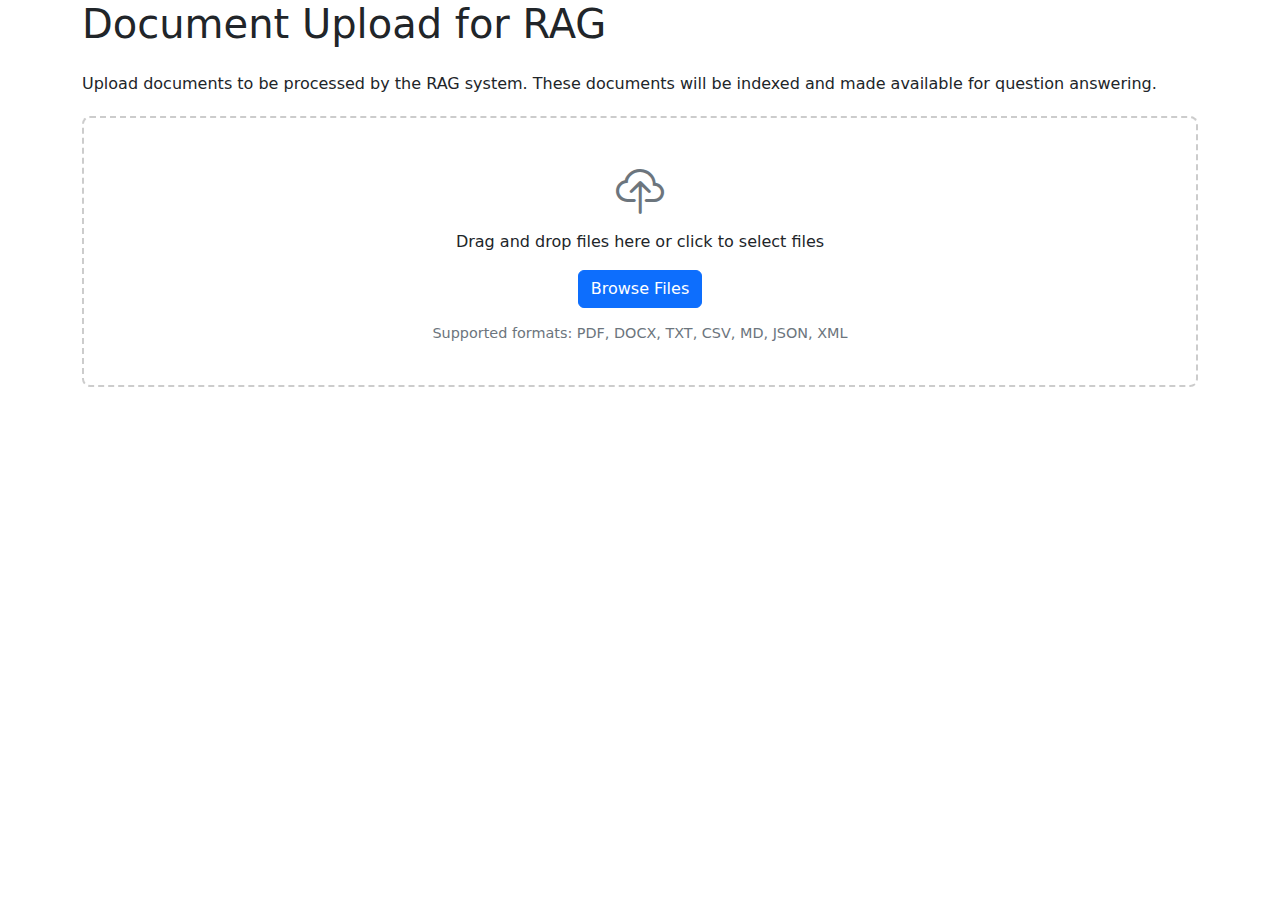
<file: templates/upload.html>
<!DOCTYPE html>
<html lang="en">
<head>
    <meta charset="UTF-8">
    <meta name="viewport" content="width=device-width, initial-scale=1.0">
    <title>Document Upload for RAG</title>
    <link href="https://cdn.jsdelivr.net/npm/bootstrap@5.3.0-alpha1/dist/css/bootstrap.min.css" rel="stylesheet">
    <link rel="stylesheet" href="https://cdn.jsdelivr.net/npm/bootstrap-icons@1.8.1/font/bootstrap-icons.css">
    <script src="https://code.jquery.com/jquery-3.6.0.min.js"></script>
    <style>
        .upload-area {
            border: 2px dashed #ccc;
            border-radius: 8px;
            padding: 40px;
            text-align: center;
            margin: 20px 0;
            transition: all 0.3s;
        }
        .upload-area.highlight {
            border-color: #007bff;
            background-color: rgba(0, 123, 255, 0.1);
        }
        .upload-area i {
            font-size: 48px;
            color: #6c757d;
        }
        .supported-formats {
            margin-top: 15px;
            font-size: 0.9rem;
            color: #6c757d;
        }
        .file-item {
            display: flex;
            align-items: center;
            padding: 10px;
            border: 1px solid #eee;
            border-radius: 4px;
            margin-bottom: 10px;
        }
        .file-icon {
            font-size: 24px;
            margin-right: 15px;
        }
        .file-info {
            flex-grow: 1;
        }
        .file-name {
            font-weight: 500;
        }
        .file-size {
            font-size: 0.8rem;
            color: #6c757d;
        }
        .file-actions {
            margin-left: 10px;
        }
        .loading {
            display: inline-block;
            position: relative;
            width: 80px;
            height: 20px;
        }
        .loading:after {
            content: " ";
            display: block;
            border-radius: 50%;
            width: 0;
            height: 0;
            margin: 8px;
            box-sizing: border-box;
            border: 12px solid #007bff;
            border-color: #007bff transparent #007bff transparent;
            animation: loading 1.2s infinite;
        }
        @keyframes loading {
            0% {
                transform: rotate(0);
                animation-timing-function: cubic-bezier(0.55, 0.055, 0.675, 0.19);
            }
            50% {
                transform: rotate(180deg);
                animation-timing-function: cubic-bezier(0.215, 0.61, 0.355, 1);
            }
            100% {
                transform: rotate(360deg);
            }
        }
        .folder-upload {
            margin-top: 30px;
            padding: 20px;
            border: 1px solid #eee;
            border-radius: 8px;
        }
        .document-list {
            margin-top: 30px;
        }
        .document-item {
            display: flex;
            align-items: center;
            padding: 10px;
            border-bottom: 1px solid #eee;
        }
        .document-info {
            flex-grow: 1;
        }
        .document-actions {
            margin-left: 10px;
        }
    </style>
</head>
<body>
    <div class="container">
        <h1 class="mb-4">Document Upload for RAG</h1>
        <p>Upload documents to be processed by the RAG system. These documents will be indexed and made available for question answering.</p>
        
        <!-- Alerts container -->
        <div id="alerts"></div>
        
        <div class="upload-area" id="uploadArea">
            <div id="dropText">
                <i class="bi bi-cloud-upload"></i>
                <p>Drag and drop files here or click to select files</p>
                <input type="file" id="fileInput" style="display: none;" multiple>
                <button class="btn btn-primary" id="browseButton">Browse Files</button>
                <div class="supported-formats">
                    Supported formats: PDF, DOCX, TXT, CSV, MD, JSON, XML
                </div>
            </div>
        </div>
        
        <!-- File list -->
        <div class="card mt-4 d-none" id="fileList">
            <div class="card-header">
                Selected Files
            </div>
            <div class="card-body">
                <div id="fileItems"></div>
                <div class="mt-3">
                    <button class="btn btn-success" id="uploadButton">
                        <i class="bi bi-upload"></i> Upload Files
                    </button>
                </div>
            </div>
        </div>
        
        <!-- Upload status -->
        <div class="alert alert-info mt-4 d-none" id="uploadStatus">
            <span id="statusMessage">Processing files...</span>
        </div>
        
        <!-- Document list -->
        <div class="card mt-4 d-none" id="documentList">
            <div class="card-header">
                Uploaded Documents
            </div>
            <div class="card-body">
                <div id="documentItems"></div>
            </div>
        </div>
    </div>
    
    <script>
        $(document).ready(function() {
            const uploadArea = $('#uploadArea');
            const fileInput = $('#fileInput');
            const browseButton = $('#browseButton');
            const fileList = $('#fileList');
            const fileItems = $('#fileItems');
            const uploadButton = $('#uploadButton');
            const uploadStatus = $('#uploadStatus');
            const statusMessage = $('#statusMessage');
            const folderPath = $('#folderPath');
            const uploadFolderButton = $('#uploadFolderButton');
            const folderStatus = $('#folderStatus');
            const refreshDocumentsButton = $('#refreshDocumentsButton');
            const documentItems = $('#documentItems');
            
            let files = [];
            
            // Load documents on page load
            loadDocuments();
            
            // Handle browse button click
            browseButton.on('click', function(e) {
                e.preventDefault();
                fileInput.click();
            });
            
            // Handle file selection
            fileInput.on('change', function(e) {
                handleFiles(this.files);
            });
            
            // Handle drag and drop events
            uploadArea.on('dragover', function(e) {
                e.preventDefault();
                uploadArea.addClass('highlight');
            });
            
            uploadArea.on('dragleave', function() {
                uploadArea.removeClass('highlight');
            });
            
            uploadArea.on('drop', function(e) {
                e.preventDefault();
                uploadArea.removeClass('highlight');
                
                if (e.originalEvent.dataTransfer.files.length > 0) {
                    handleFiles(e.originalEvent.dataTransfer.files);
                }
            });
            
            // Handle file processing
            function handleFiles(fileList) {
                for (let i = 0; i < fileList.length; i++) {
                    const file = fileList[i];
                    const extension = file.name.split('.').pop().toLowerCase();
                    
                    // Check if file type is supported
                    if (['pdf', 'docx', 'txt', 'csv', 'md', 'markdown', 'json', 'xml'].includes(extension)) {
                        // Check if file is already in the list
                        if (!files.some(f => f.name === file.name && f.size === file.size)) {
                            files.push(file);
                        }
                    } else {
                        showAlert(`File type .${extension} is not supported.`, 'danger');
                    }
                }
                
                updateFileList();
            }
            
            // Update file list UI
            function updateFileList() {
                if (files.length === 0) {
                    fileList.addClass('d-none');
                    return;
                }
                
                fileList.removeClass('d-none');
                fileItems.empty();
                
                files.forEach((file, index) => {
                    const extension = file.name.split('.').pop().toLowerCase();
                    let iconClass = 'bi-file-earmark';
                    
                    // Set icon based on file type
                    if (extension === 'pdf') iconClass = 'bi-file-earmark-pdf';
                    else if (extension === 'docx') iconClass = 'bi-file-earmark-word';
                    else if (extension === 'txt') iconClass = 'bi-file-earmark-text';
                    else if (extension === 'csv') iconClass = 'bi-file-earmark-spreadsheet';
                    else if (['md', 'markdown'].includes(extension)) iconClass = 'bi-markdown';
                    else if (extension === 'json') iconClass = 'bi-file-earmark-code';
                    else if (extension === 'xml') iconClass = 'bi-file-earmark-code';
                    
                    const fileItem = `
                        <div class="file-item" id="file-${index}">
                            <div class="file-info">
                                <i class="bi ${iconClass} file-icon"></i>
                                <span class="file-name">${file.name}</span>
                                <span class="file-size">(${formatFileSize(file.size)})</span>
                            </div>
                            <div class="file-actions">
                                <button class="btn btn-sm btn-outline-danger remove-file" data-index="${index}">
                                    <i class="bi bi-x"></i>
                                </button>
                            </div>
                        </div>
                    `;
                    
                    fileItems.append(fileItem);
                });
                
                // Add event listeners for remove buttons
                $('.remove-file').on('click', function() {
                    const index = $(this).data('index');
                    files.splice(index, 1);
                    updateFileList();
                });
            }
            
            // Format file size
            function formatFileSize(bytes) {
                if (bytes === 0) return '0 Bytes';
                
                const k = 1024;
                const sizes = ['Bytes', 'KB', 'MB', 'GB', 'TB'];
                const i = Math.floor(Math.log(bytes) / Math.log(k));
                
                return parseFloat((bytes / Math.pow(k, i)).toFixed(2)) + ' ' + sizes[i];
            }
            
            // Show alert
            function showAlert(message, type) {
                const alert = $(`
                    <div class="alert alert-${type} alert-dismissible fade show" role="alert">
                        ${message}
                        <button type="button" class="btn-close" data-bs-dismiss="alert" aria-label="Close"></button>
                    </div>
                `);
                
                $('.container').prepend(alert);
                
                // Auto-dismiss after 5 seconds
                setTimeout(() => {
                    alert.alert('close');
                }, 5000);
            }
            
            // Handle file upload
            uploadButton.on('click', function() {
                if (files.length === 0) return;
                
                // Show upload status
                uploadStatus.removeClass('d-none alert-success alert-warning alert-danger').addClass('alert-info');
                statusMessage.text('Processing files...');
                
                // Process each file
                let completedUploads = 0;
                let failedUploads = 0;
                
                files.forEach((file, index) => {
                    const formData = new FormData();
                    formData.append('file', file);
                    
                    // Add progress indicator
                    $(`#file-${index}`).append(`
                        <div class="progress w-100 mt-2">
                            <div class="progress-bar" role="progressbar" style="width: 0%"></div>
                        </div>
                    `);
                    
                    // Upload file
                    $.ajax({
                        url: '/upload_file',
                        type: 'POST',
                        data: formData,
                        processData: false,
                        contentType: false,
                        xhr: function() {
                            const xhr = new XMLHttpRequest();
                            xhr.upload.addEventListener('progress', function(e) {
                                if (e.lengthComputable) {
                                    const percent = Math.round((e.loaded / e.total) * 100);
                                    $(`#file-${index} .progress-bar`).css('width', percent + '%');
                                }
                            });
                            return xhr;
                        },
                        success: function(response) {
                            completedUploads++;
                            console.log("Upload response:", response);
                            
                            if (response.status === 'success') {
                                $(`#file-${index} .progress-bar`).addClass('bg-success');
                                let successMsg = 'Upload successful';
                                if (response.chunks) {
                                    successMsg = `Processed into ${response.chunks} chunks`;
                                } else if (response.file_name) {
                                    successMsg = `Uploaded as ${response.file_name}`;
                                }
                                
                                $(`#file-${index}`).append(`
                                    <div class="mt-2 text-success">
                                        <i class="bi bi-check-circle"></i> ${successMsg}
                                    </div>
                                `);
                            } else {
                                failedUploads++;
                                $(`#file-${index} .progress-bar`).addClass('bg-danger');
                                $(`#file-${index}`).append(`
                                    <div class="mt-2 text-danger">
                                        <i class="bi bi-exclamation-circle"></i> 
                                        ${response.message || 'Upload failed'}
                                    </div>
                                `);
                            }
                            
                            updateUploadStatus(completedUploads, failedUploads);
                            
                            // Refresh document list after all uploads are complete
                            if (completedUploads === files.length) {
                                setTimeout(loadDocuments, 1000);
                            }
                        },
                        error: function(xhr, status, error) {
                            completedUploads++;
                            failedUploads++;
                            console.error("Upload error:", status, error);
                            
                            let errorMessage = 'Upload failed';
                            try {
                                const response = JSON.parse(xhr.responseText);
                                errorMessage = response.message || errorMessage;
                            } catch (e) {
                                console.error("Error parsing error response:", e);
                            }
                            
                            $(`#file-${index} .progress-bar`).addClass('bg-danger');
                            $(`#file-${index}`).append(`
                                <div class="mt-2 text-danger">
                                    <i class="bi bi-exclamation-circle"></i> 
                                    ${errorMessage}
                                </div>
                            `);
                            
                            updateUploadStatus(completedUploads, failedUploads);
                            
                            // Refresh document list after all uploads are complete
                            if (completedUploads === files.length) {
                                setTimeout(loadDocuments, 1000);
                            }
                        }
                    });
                });
            });
            
            // Update upload status
            function updateUploadStatus(completed, failed) {
                const total = files.length;
                const successful = completed - failed;
                
                if (completed === total) {
                    if (failed === 0) {
                        uploadStatus.removeClass('alert-info').addClass('alert-success');
                        statusMessage.text(`Successfully uploaded ${successful} file(s).`);
                    } else if (successful === 0) {
                        uploadStatus.removeClass('alert-info').addClass('alert-danger');
                        statusMessage.text(`Failed to upload ${failed} file(s).`);
                    } else {
                        uploadStatus.removeClass('alert-info').addClass('alert-warning');
                        statusMessage.text(`Uploaded ${successful} file(s), failed to upload ${failed} file(s).`);
                    }
                } else {
                    statusMessage.text(`Processing files (${completed}/${total})...`);
                }
            }
        });
    </script>
    
    <script src="https://cdn.jsdelivr.net/npm/bootstrap@5.1.3/dist/js/bootstrap.bundle.min.js"></script>
</body>
</html>
</file>
